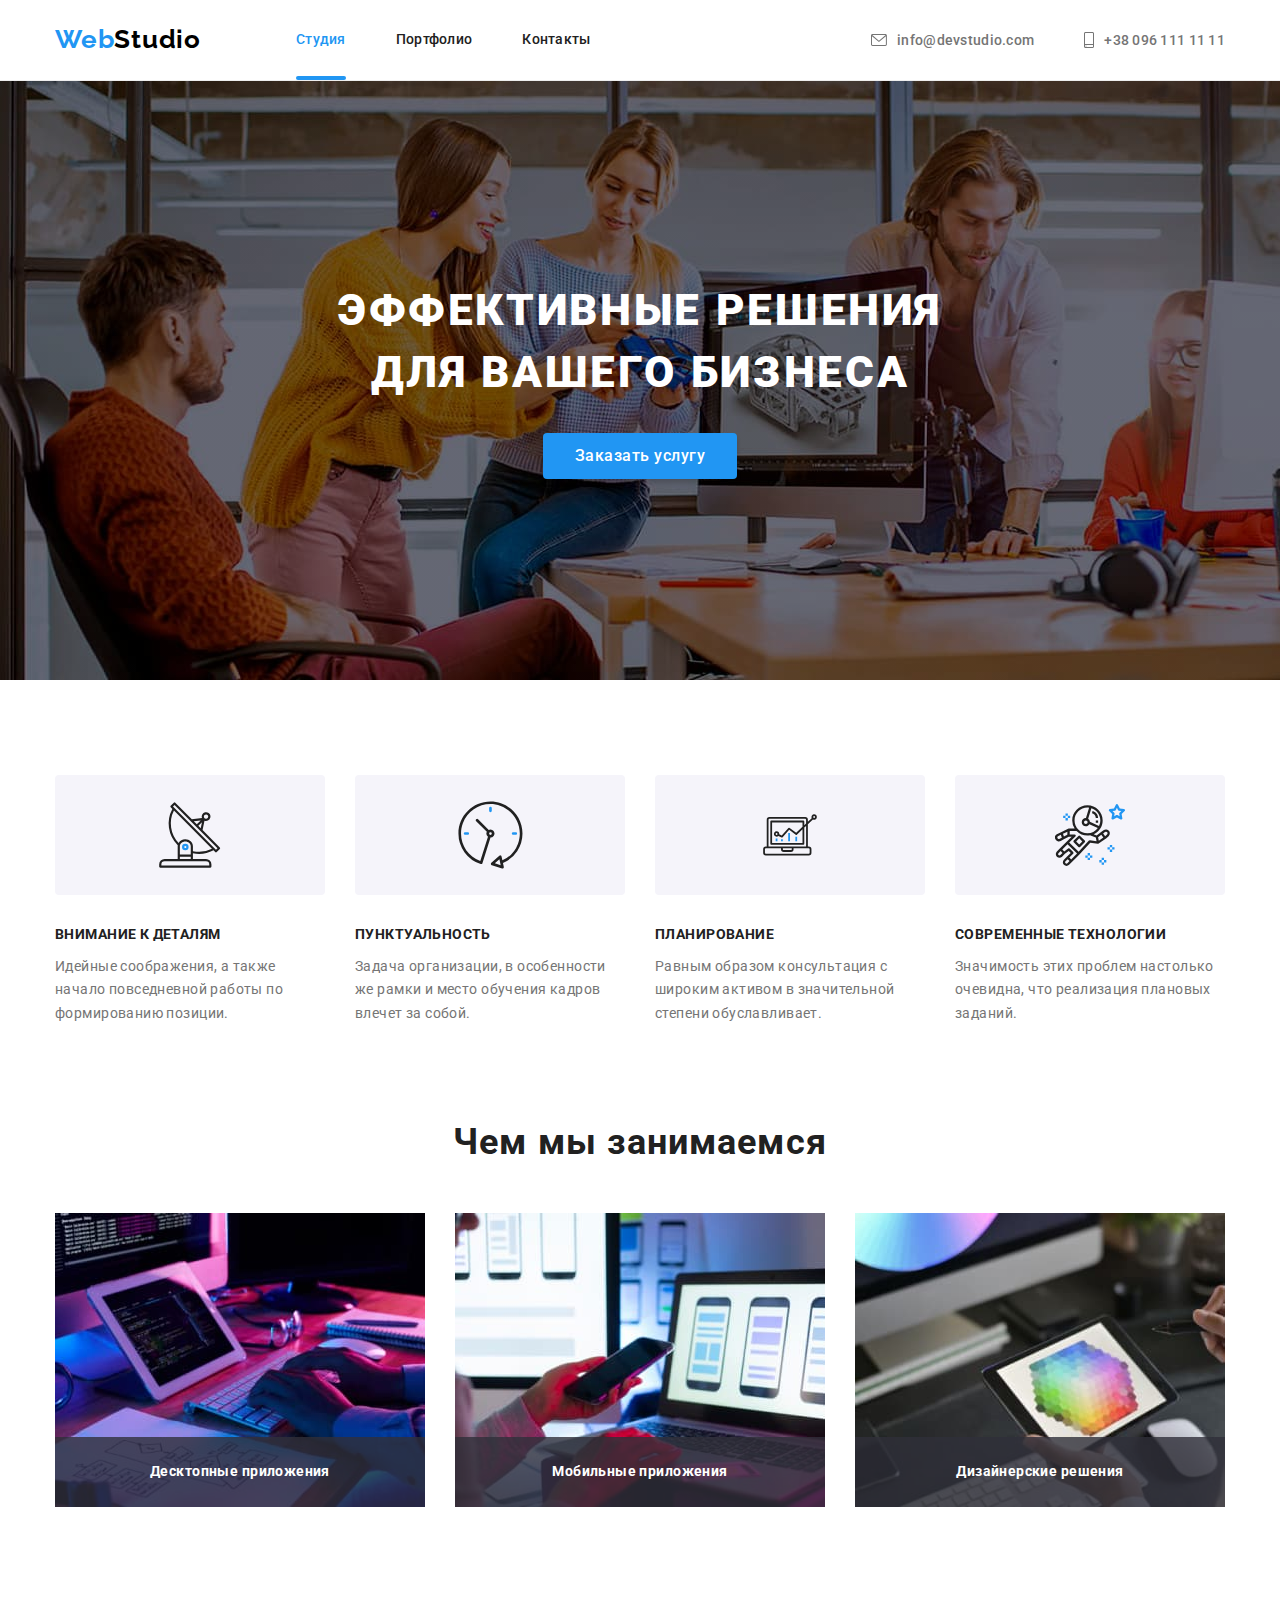
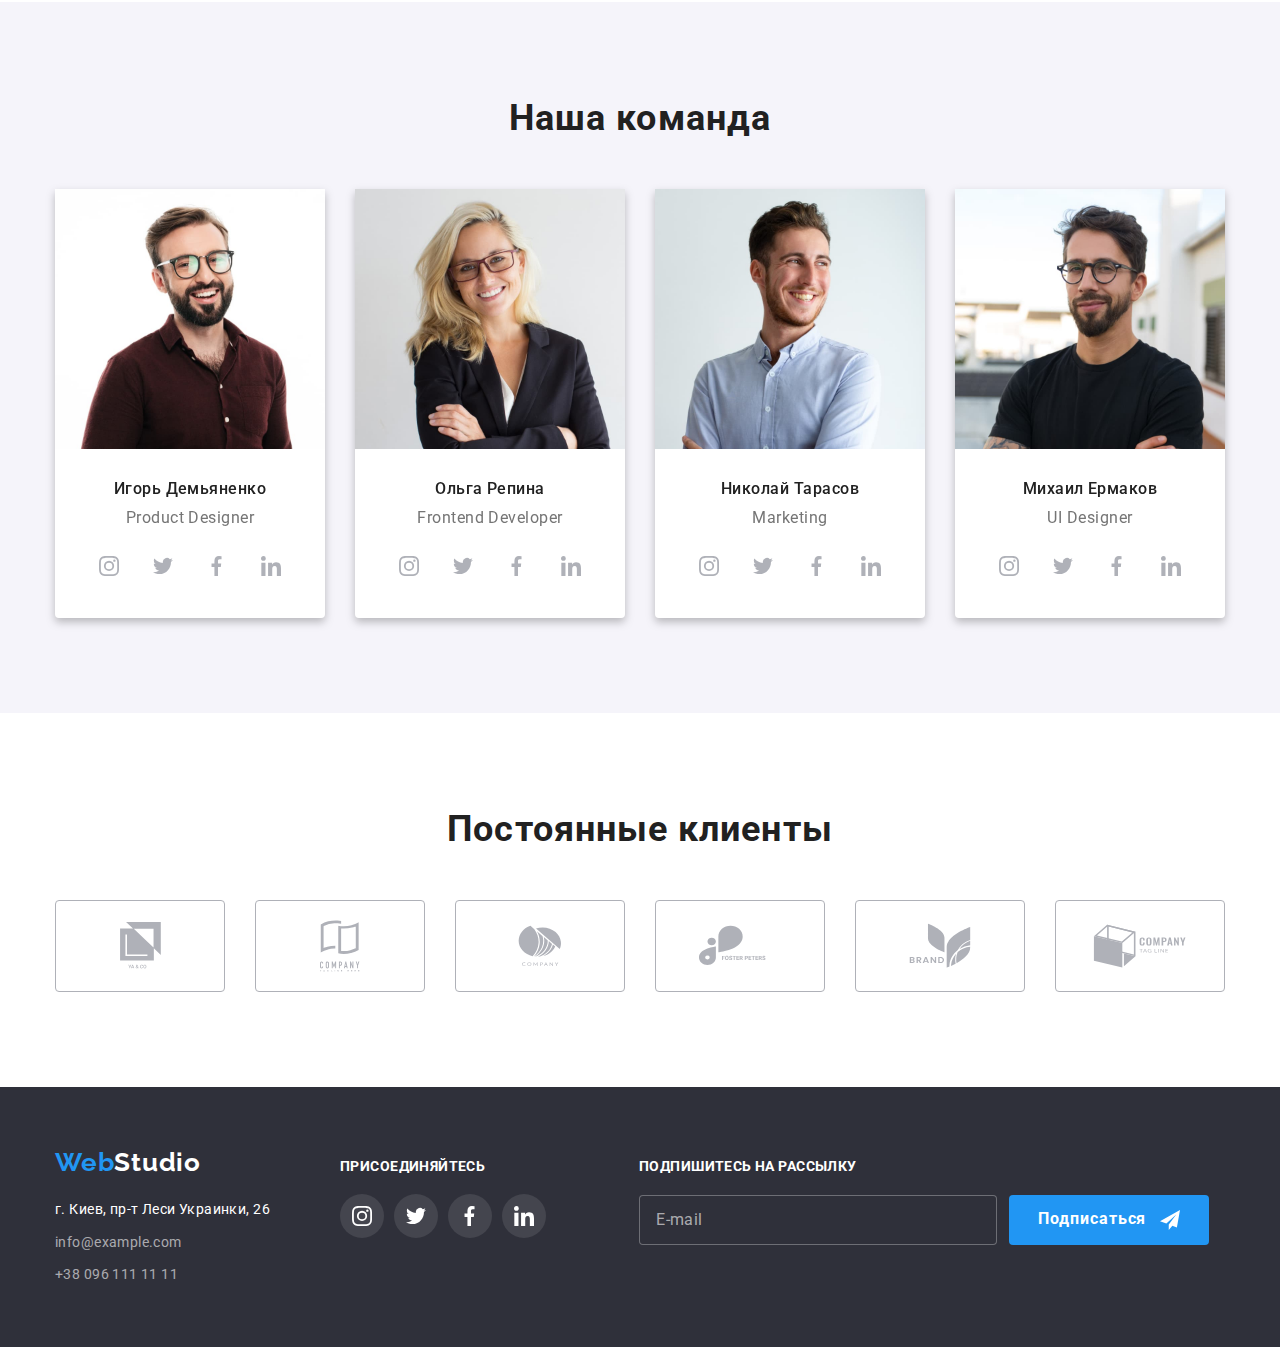
<file: index.html>
<!DOCTYPE html>
<html lang="ru">

<head>
  <meta charset="UTF-8" />
  <meta http-equiv="X-UA-Compatible" content="IE=edge" />
  <meta name="viewport" content="width=device-width, initial-scale=1.0" />
  <title>Document</title>
  <link rel="preconnect" href="https://fonts.googleapis.com" />
  <link rel="preconnect" href="https://fonts.gstatic.com" crossorigin />
  <link href="https://fonts.googleapis.com/css2?family=Raleway:wght@700&family=Roboto:wght@400;500;700;900&display=swap"
    rel="stylesheet" />
  <link rel="stylesheet"
    href="https://cdnjs.cloudflare.com/ajax/libs/modern-normalize/1.1.0/modern-normalize.min.css" />
  <link rel="stylesheet" href="./css/styles.css" />
</head>

<body>
  <!-- верхняя линия -->
  <header class="header-decor">
    <div class="container min">
      <nav class="main-nav">
        <a href="" class="logo"><span class="web">Web</span>Studio</a>
        <ul class="site-nav list">
          <li class="item"><a href="./index.html" class="link current menu-link">Студия</a></li>
          <li class="item">
            <a href="./portfolio.html" class="link menu-link">Портфолио</a>
          </li>
          <li class="item"><a href="" class="link menu-link">Контакты</a></li>
        </ul>
      </nav>

      <ul class="auth-nav list">

        <li class="item tester">
          <a href="info@devstudio.com" class="info-nav">
            <svg class="nav-envelope hed-icon" width="16px" height="12px">
              <use href="./images/icons.svg.svg#icon-envelope"></use>
            </svg>info@devstudio.com</a>
        </li>
        <li class="item tester">
          <a href="+380961111111" class="info-nav">
            <svg class="nav-smartphone hed-icon" width="10px" height="16px">
              <use href="./images/icons.svg.svg#icon-smartphone"></use>
            </svg>+38 096 111 11 11</a>
        </li>
      </ul>
    </div>
  </header>
  <main class="tester">
    <!-- шапка -->

    <section class="heroes">
      <div class="heroes-frame">
        <h1 class="header">
          Эффективные решения <br />
          для вашего бизнеса
        </h1>

        <button type="button" class="button primary button-man" data-modal-open>
          Заказать услугу
        </button>
      </div>
    </section>

    <!-- особенности -->
    <section class="section">
      <div class="container">
        <h2 class="section-title secret">Особенности</h2>
        <ul class="special-title list speciality-blok">

          <li class="indent-benefitc">
            <div class="indent-decor">
              <svg width="65.32px" height="70px" class="decor">
                <use href="./images/icons.svg.svg#icon-antenna"></use>
              </svg>
            </div>
            <h3 class="indent">Внимание к деталям</h3>
            <p class="benefits">
              Идейные соображения, а также начало повседневной работы по
              формированию позиции.
            </p>
          </li>

          <li class="indent-benefitc">
            <div class="indent-decor">
              <svg width="66.96px" height="70px" class="decor">
                <use href="./images/icons.svg.svg#icon-clock"></use>
              </svg>
            </div>
            <h3 class="indent">Пунктуальность</h3>
            <p class="benefits">
              Задача организации, в особенности же рамки и место обучения
              кадров влечет за собой.
            </p>
          </li>

          <li class="indent-benefitc">
            <div class="indent-decor">
              <svg width="70px" height="53.69px" class="decor diagram">
                <use href="./images/icons.svg.svg#icon-diagram"></use>
              </svg>
            </div>
            <h3 class="indent">Планирование</h3>
            <p class="benefits">
              Равным образом консультация с широким активом в значительной
              степени обуславливает.
            </p>
          </li>

          <li class="indent-benefitc">
            <div class="indent-decor">
              <svg width="70px" height="70px" class="decor">
                <use href="./images/icons.svg.svg#icon-astronaut"></use>
              </svg>
            </div>
            <h3 class="indent">Современные технологии</h3>
            <p class="benefits">
              Значимость этих проблем настолько очевидна, что реализация
              плановых заданий.
            </p>
          </li>
        </ul>
      </div>
    </section>
    <!-- чем мы занимаемся -->
    <section class="work-blok">
      <div class="container">
        <h2 class="section-work">Чем мы занимаемся</h2>
        <ul class="work list">
          <li class="work-img">
            <div class="work-img-text">
              <img src="images/box1.jpg" alt="процес работы" width="370" />

              <div class="imj-text-fon">
                <p class="img-text">Десктопные приложения</p>
              </div>
            </div>
          </li>

          <li class="work-img">
            <div class="work-img-text">
              <img src="images/bo2.jpg" alt="процес работы" width="370" />

              <div class="imj-text-fon">
                <p class="img-text">Мобильные приложения</p>
              </div>
            </div>
          </li>

          <li class="work-img">
            <div class="work-img-text">
              <img src="images/bo3.jpg" alt="процес работы" width="370" />

              <div class="imj-text-fon">
                <p class="img-text">Дизайнерские решения</p>
              </div>
            </div>
          </li>
        </ul>
      </div>
    </section>
    <!-- наша команда -->
    <section class="sek-test section">
      <div class="container">
        <h2 class="section-work">Наша команда</h2>
        <ul class="staff list">
          <li class="staff-work">
            <img src="images/img.jpg" alt="фото сотрудника" width="270" />
            <div class="works">
              <h3 class="employee">Игорь Демьяненко</h3>
              <p class="speciality" lang="en">Product Designer</p>

              <ul class="social-media">
                <li class="social-item">
                  <a href="" class="media">
                    <svg width="20px" height="20px" class="social">
                      <use href="./images/icons.svg.svg#icon-instagram"></use>
                    </svg>
                  </a>
                </li>

                <li class="social-item">
                  <a href="" class="media">
                    <svg width="20px" height="20px" class="social">
                      <use href="./images/icons.svg.svg#icon-twitter"></use>
                    </svg>
                  </a>
                </li>

                <li class="social-item">
                  <a href="" class="media">
                    <svg width="20px" height="20px" class="social">
                      <use href="./images/icons.svg.svg#icon-facebook"></use>
                    </svg>
                  </a>
                </li>

                <li class="social-item">
                  <a href="" class="media">
                    <svg width="20px" height="20px" class="social">
                      <use class="tester" href="./images/icons.svg.svg#icon-linkedin"></use>
                    </svg>
                  </a>
                </li>
              </ul>
            </div>
          </li>

          <li class="staff-work">
            <img src="images/img1.jpg" alt="фото сотрудника" width="270" />
            <div class="works">
              <h3 class="employee">Ольга Репина</h3>
              <p class="speciality" lang="en">Frontend Developer</p>
              <ul class="social-media">
                <li class="social-item">
                  <a href="" class="media">
                    <svg width="20px" height="20px" class="social">
                      <use href="./images/icons.svg.svg#icon-instagram"></use>
                    </svg>
                  </a>
                </li>

                <li class="social-item">
                  <a href="" class="media">
                    <svg width="20px" height="20px" class="social">
                      <use href="./images/icons.svg.svg#icon-twitter"></use>
                    </svg>
                  </a>
                </li>

                <li class="social-item">
                  <a href="" class="media">
                    <svg width="20px" height="20px" class="social">
                      <use href="./images/icons.svg.svg#icon-facebook"></use>
                    </svg>
                  </a>
                </li>

                <li class="social-item">
                  <a href="" class="media">
                    <svg width="20px" height="20px" class="social">
                      <use class="tester" href="./images/icons.svg.svg#icon-linkedin"></use>
                    </svg>
                  </a>
                </li>
              </ul>
            </div>
          </li>

          <li class="staff-work">
            <img src="images/img2.jpg" alt="фото сотрудника" width="270" />
            <div class="works">
              <h3 class="employee">Николай Тарасов</h3>
              <p class="speciality" lang="en">Marketing</p>
              <ul class="social-media">
                <li class="social-item">
                  <a href="" class="media">
                    <svg width="20px" height="20px" class="social">
                      <use href="./images/icons.svg.svg#icon-instagram"></use>
                    </svg>
                  </a>
                </li>

                <li class="social-item">
                  <a href="" class="media">
                    <svg width="20px" height="20px" class="social">
                      <use href="./images/icons.svg.svg#icon-twitter"></use>
                    </svg>
                  </a>
                </li>

                <li class="social-item">
                  <a href="" class="media">
                    <svg width="20px" height="20px" class="social">
                      <use href="./images/icons.svg.svg#icon-facebook"></use>
                    </svg>
                  </a>
                </li>

                <li class="social-item">
                  <a href="" class="media">
                    <svg width="20px" height="20px" class="social">
                      <use class="tester" href="./images/icons.svg.svg#icon-linkedin"></use>
                    </svg>
                  </a>
                </li>
              </ul>
            </div>
          </li>

          <li class="staff-work">
            <img src="images/img3.jpg" alt="фото сотрудника" width="270" />
            <div class="works">
              <h3 class="employee">Михаил Ермаков</h3>
              <p class="speciality" lang="en">UI Designer</p>
              <ul class="social-media">
                <li class="social-item">
                  <a href="" class="media">
                    <svg width="20px" height="20px" class="social">
                      <use href="./images/icons.svg.svg#icon-instagram"></use>
                    </svg>
                  </a>
                </li>

                <li class="social-item">
                  <a href="" class="media">
                    <svg width="20px" height="20px" class="social">
                      <use href="./images/icons.svg.svg#icon-twitter"></use>
                    </svg>
                  </a>
                </li>

                <li class="social-item">
                  <a href="" class="media">
                    <svg width="20px" height="20px" class="social">
                      <use href="./images/icons.svg.svg#icon-facebook"></use>
                    </svg>
                  </a>
                </li>

                <li class="social-item">
                  <a href="" class="media">
                    <svg width="20px" height="20px" class="social">
                      <use class="tester" href="./images/icons.svg.svg#icon-linkedin"></use>
                    </svg>
                  </a>
                </li>
              </ul>
            </div>
          </li>
        </ul>
      </div>
    </section>
  </main>
  <section class="section">
    <div class="container">
      <h2 class="section-clients">Постоянные клиенты</h2>
      <ul class="box-clients">
        <li class="clients">
          <a href="" class="clients-group">
            <svg width="41px" height="46.7px" class="customers ">
              <use href="./images/icons.svg.svg#icon-group"></use>
            </svg>
          </a>
        </li>
        <li class="clients">
          <a href="" class="clients-group">
            <svg width="40px" height="52px" class="customers">
              <use href="./images/icons.svg.svg#icon-group1"></use>
            </svg>
          </a>
        </li>
        <li class="clients">
          <a href="" class="clients-group">
            <svg width="43.46px" height="41.18px" class="customers">
              <use href="./images/icons.svg.svg#icon-group2"></use>
            </svg>
          </a>
        </li>
        <li class="clients">
          <a href="" class="clients-group">
            <svg width="84.44px" height="40.62px" class="customers">
              <use href="./images/icons.svg.svg#icon-group3"></use>
            </svg>
          </a>
        </li>
        <li class="clients">
          <a href="" class="clients-group">
            <svg width="62.54px" height="45.43px" class="customers">
              <use href="./images/icons.svg.svg#icon-group4"></use>
            </svg>
          </a>
        </li>
        <li class="clients">
          <a href="" class="clients-group">
            <svg width="93.79px" height="43.93px" class="customers">
              <use href="./images/icons.svg.svg#icon-group5"></use>
            </svg>
          </a>
        </li>
      </ul>
    </div>
  </section>
  <!-- футер -->
  <footer class="footer-box">
    <div class="container conteainer-footer">
      <div class="address-footer">
        <a class="logo footer-logo" href=""><span class="web">Web</span>Studio</a>
        <address style="font-style: normal;">
          <ul class="footer-nav list">
            <li class="auth-info">
              <a href="" class="auth footer">г. Киев, пр-т Леси Украинки, 26</a>
            </li>
            <li class="auth-info">
              <a href="info@example.com" class="info footer">info@example.com</a>
            </li>
            <li class="auth-info">
              <a href="+380961111111" class="info footer">+38 096 111 11 11</a>
            </li>
          </ul>
        </address>
      </div>


      <div class="footer-media">
        <h2 class="strong-media">присоединяйтесь</h2>
        <ul class="social-footer">
          <li class="social-item">
            <a href="" class="media footer-icon">
              <svg class="social footer-svg" width="20px" height="20px">
                <use href="./images/icons.svg.svg#icon-instagram"></use>
              </svg>
            </a>
          </li>
          <li class="social-item">
            <a href="" class="media footer-icon">
              <svg class="social footer-svg" width="20px" height="20px">
                <use href="./images/icons.svg.svg#icon-twitter"></use>
              </svg>
            </a>
          </li>
          <li class="social-item">
            <a href="" class="media footer-icon">
              <svg class="social footer-svg" width="20px" height="20px">
                <use href="./images/icons.svg.svg#icon-facebook"></use>
              </svg>
            </a>
          </li>
          <li class="social-item">
            <a href="" class="media footer-icon">
              <svg class="social footer-svg" width="20px" height="20px">
                <use href="./images/icons.svg.svg#icon-linkedin"></use>
              </svg>
            </a>
          </li>
        </ul>
      </div>
      <div class="subscription">
        <label for="email" class="subscription-label">Подпишитесь на рассылку</label>
        <input class="subscription-input" placeholder="E-mail" type="email" name="email" id="email">

        <button class="button-modal button-submit" type="submit">Подписаться

          <svg class="send-icons" width="20px" height="20px">
            <use href="./images/icons.svg.svg#icon-send"></use>
          </svg>

        </button>
      </div>
    </div>
  </footer>
  <!-- модальное окно -->
  <div class="backdrop is-hidden" data-modal>
    <div class="modal">
      <button type="button" class="modal-close" data-modal-close>
        <svg width="18px" height="18px">
          <use href="./images/icons.svg.svg#icon-buttonx"></use>
        </svg>
      </button>
      <div class="modal-sign">
        <h2>Оставьте свои данные, мы вам перезвоним</h2>
        <form class="form">
          <div class="form-field">
            <label for="name" class="form-label">Имя</label>
            <input type="text" class="form-input" name="name" id="name">
            <svg class="icons-form" width="18px" height="18px">
              <use href="./images/icons.svg.svg#icon-person"></use>
            </svg>

          </div>

          <div class="form-field">
            <label for="tel" class="form-label">Телефон</label>
            <input type="tel" class="form-input" name="tel" id="tel">
            <svg class="icons-form" width="18px" height="18px">
              <use href="./images/icons.svg.svg#icon-phone"></use>
            </svg>
          </div>

          <div class="form-field">
            <label for="email" class="form-label">Почта</label>
            <input type="email" class="form-input" name="email" id="email-form">
            <svg class="icons-form" width="18px" height="18px">
              <use href="./images/icons.svg.svg#icon-email"></use>
            </svg>
          </div>
          <div class="form-field">
            <label for="comment">Комментарий</label>
            <textarea name="comment" id="comment" cols="100" placeholder="Введите текст"></textarea>
          </div>
          <div class="checkbox-conditions">
            <input class="checkbox" type="checkbox" value="conditions" name="checkbox" id="conditions">

            <label for="conditions" class="tex-conditions">Соглашаюсь с рассылкой и принимаю
              <a href="" class="treaty-conditions">Условия договора</a>
            </label>
          </div>

          <div class="butt"> <button type="submit" class="button-modal">Отправить</button></div>

        </form>
      </div>
    </div>
  </div>
  <script src="./js/modal.js"></script>
</body>

</html>
</file>
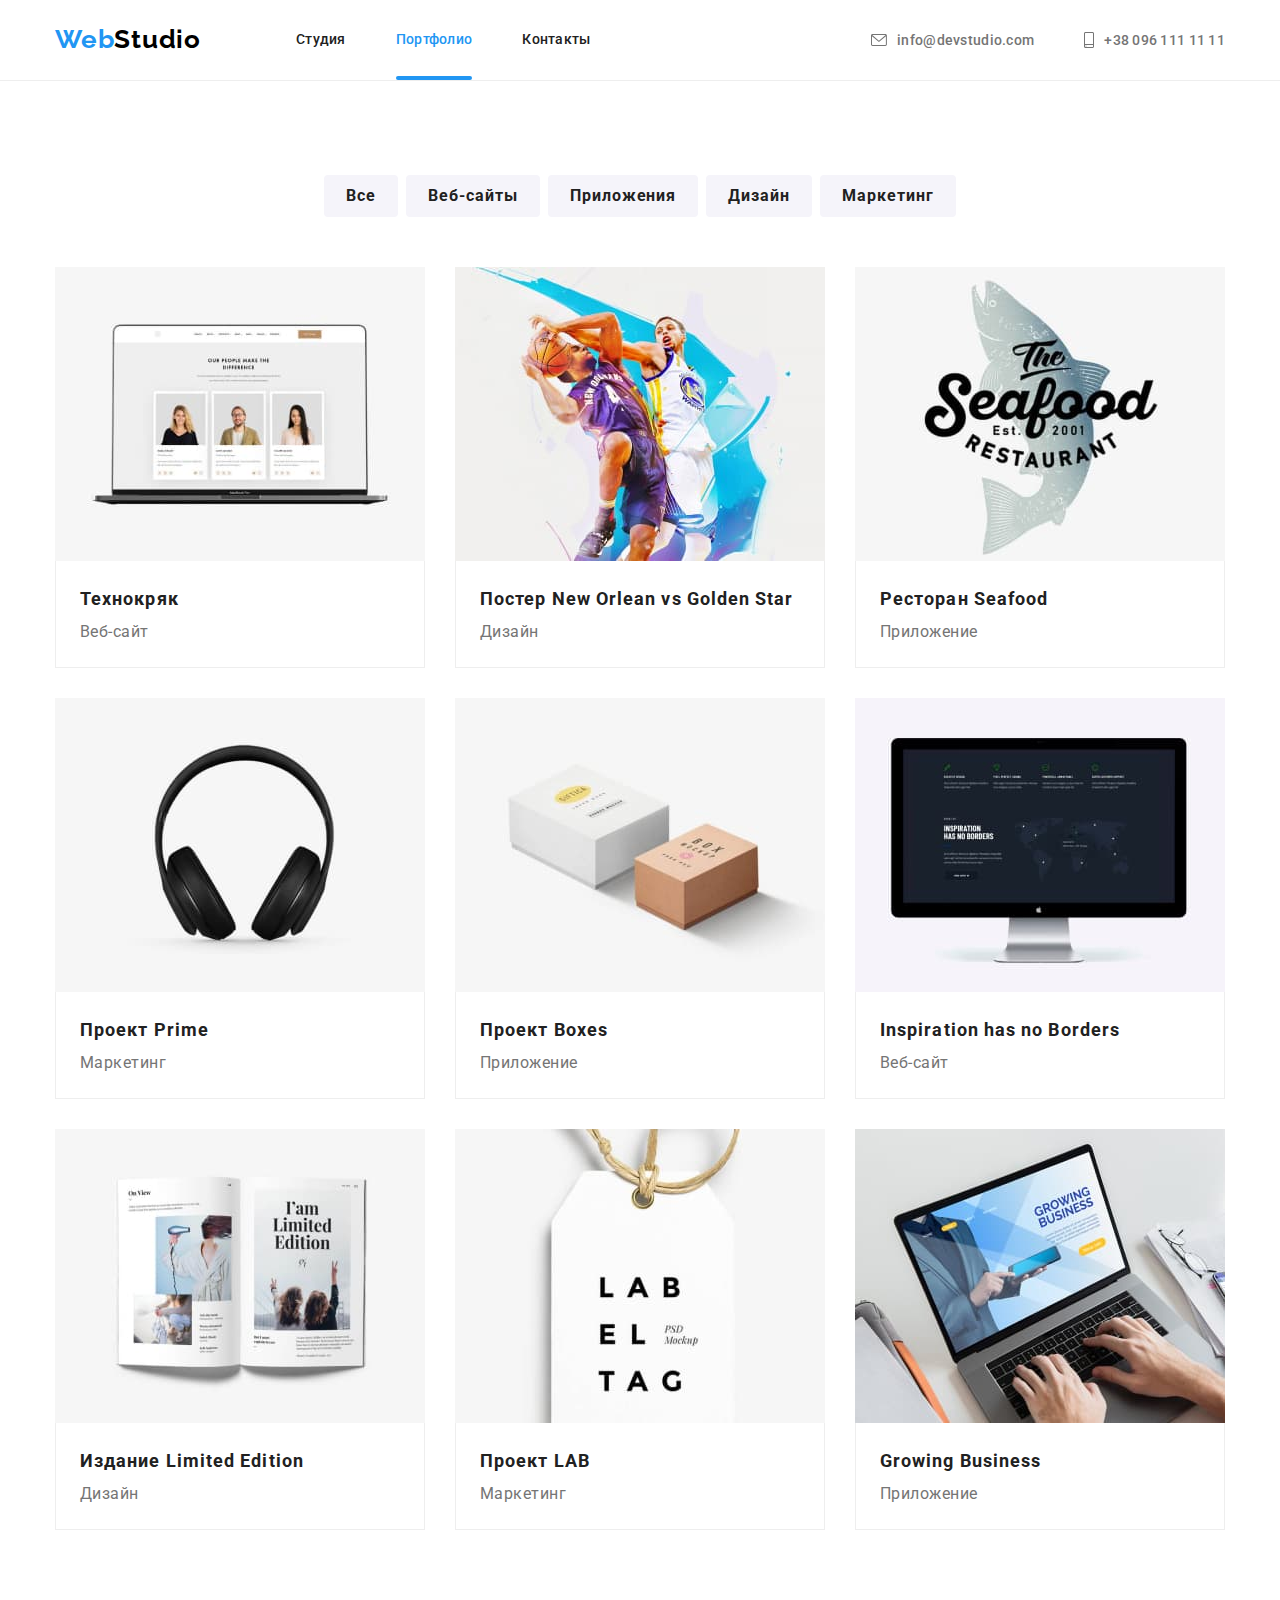
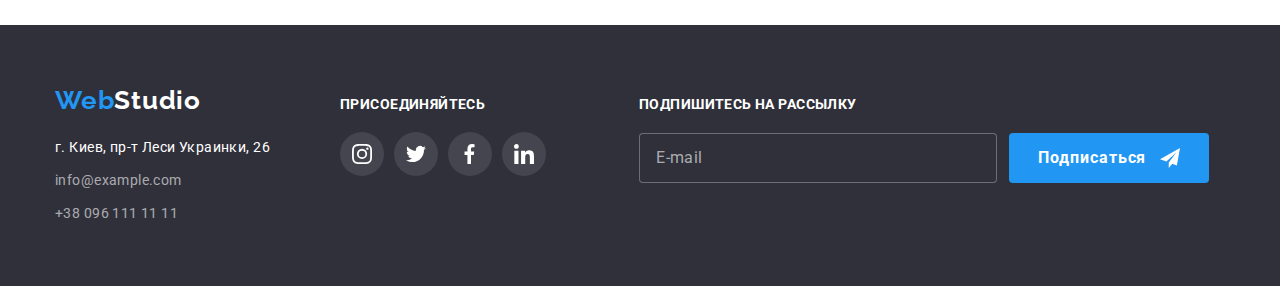
<file: portfolio.html>
<!DOCTYPE html>
<html lang="ru">

<head>
  <meta charset="UTF-8" />
  <meta http-equiv="X-UA-Compatible" content="IE=edge" />
  <meta name="viewport" content="width=device-width, initial-scale=1.0" />
  <title>Document</title>
  <link rel="preconnect" href="https://fonts.googleapis.com" />
  <link rel="preconnect" href="https://fonts.gstatic.com" crossorigin />
  <link href="https://fonts.googleapis.com/css2?family=Raleway:wght@700&family=Roboto:wght@400;500;700;900&display=swap"
    rel="stylesheet" />
  <link rel="stylesheet"
    href="https://cdnjs.cloudflare.com/ajax/libs/modern-normalize/1.1.0/modern-normalize.min.css" />
  <link rel="stylesheet" href="./css/styles.css" />
</head>

<body>
  <!-- верхняя линия -->
  <header class="header-decor">
    <div class="container min">
      <nav class="main-nav">
        <a href="" class="logo"><span class="web">Web</span>Studio</a>
        <ul class="site-nav list">
          <li class="item"><a href="./index.html" class="link  menu-link">Студия</a></li>
          <li class="item"><a href="./portfolio.html" class="link current menu-link">Портфолио</a>
          </li>
          <li class="item"><a href="" class="link menu-link">Контакты</a></li>
        </ul>
      </nav>

      <ul class="auth-nav list">

        <li class="item">
          <a href="info@devstudio.com" class="info-nav">
            <svg class="nav-envelope hed-icon" width="16px" height="12px">
              <use href="./images/icons.svg.svg#icon-envelope"></use>
            </svg>info@devstudio.com</a>
        </li>
        <li class="item">
          <a href="+380961111111" class="info-nav">
            <svg class="nav-smartphone hed-icon" width="10px" height="16px">
              <use href="./images/icons.svg.svg#icon-smartphone"></use>
            </svg>+38 096 111 11 11</a>
        </li>
      </ul>
    </div>
  </header>
  <!-- проекти -->
  <main>
    <section class="section-project">
      <div class="container">
        <h1 class="secret">Проекти компании</h1>
        <!-- фильтер -->
        <div class="">
          <ul class="filter list">
            <li class="item">
              <button type="button" class=" filter-button">Все</button>
            </li>
            <li class="item">
              <button type="button" class=" filter-button">
                Веб-сайты
              </button>
            </li>
            <li class="item">
              <button type="button" class=" filter-button">
                Приложения
              </button>
            </li>
            <li class="item">
              <button type="button" class=" filter-button">
                Дизайн
              </button>
            </li>
            <li class="item">
              <button type="button" class=" filter-button">
                Маркетинг
              </button>
            </li>
          </ul>
        </div>

        <ul class="project list">
          <li class="cards">

            <a href="#" class="dec-non cards-foc">
              <div class="cards-effect">
                <img src="images/img4.jpg" alt="пример веб сайта" width="370" />
                <div class="cards-text-box">

                  <p class="text-cards">Ресурс предлагает комплексные предложения с разным уровнем функционала и
                    сервисов. Все это позволит посетителю получить исчерпывающие сведения о компании или частном лице.
                  </p>

                </div>

              </div>
              <div class="cards-border">
                <h2 class="project-title">Технокряк</h2>
                <p class="description">Веб-сайт</p>
              </div>
            </a>
          </li>

          <li class="cards">
            <a href="#" class="dec-non cards-foc">
              <div class="cards-effect">
                <img src="images/img5.jpg" alt="пример веб сайта" width="370" />
                <div class="cards-text-box">

                  <p class="text-cards">Ресурс предлагает комплексные предложения с разным уровнем функционала и
                    сервисов. Все это позволит посетителю получить исчерпывающие сведения о компании или частном лице.
                  </p>

                </div>

              </div>

              <div class="cards-border">
                <h2 class="project-title">
                  Постер <span lang="en"> New Orlean vs Golden Star</span>
                </h2>
                <p class="description">Дизайн</p>
              </div>
            </a>
          </li>
          <li class="cards">
            <a href="#" class="dec-non cards-foc">
              <div class="cards-effect">
                <img src="images/seafood.jpg" alt="пример веб сайта" width="370" />
                <div class="cards-text-box">

                  <p class="text-cards">Ресурс предлагает комплексные предложения с разным уровнем функционала и
                    сервисов. Все это позволит посетителю получить исчерпывающие сведения о компании или частном лице.
                  </p>

                </div>

              </div>
              <div class="cards-border">
                <h2 class="project-title">
                  Ресторан <span lang="en">Seafood</span>
                </h2>
                <p class="description">Приложение</p>
              </div>
            </a>
          </li>
          <li class="cards">
            <a href="#" class="dec-non cards-foc">
              <div class="cards-effect">
                <img src="images/img7.jpg" alt="пример веб сайта" width="370" />
                <div class="cards-text-box">

                  <p class="text-cards">Ресурс предлагает комплексные предложения с разным уровнем функционала и
                    сервисов. Все это позволит посетителю получить исчерпывающие сведения о компании или частном лице.
                  </p>

                </div>

              </div>
              <div class="cards-border">

                <h2 class="project-title">
                  Проект <span lang="en">Prime</span>
                </h2>
                <p class="description">Маркетинг</p>
              </div>
            </a>
          </li>
          <li class="cards">
            <a href="#" class="dec-non cards-foc">
              <div class="cards-effect">

                <img src="images/img8.jpg" alt="пример веб сайта" width="370" />
                <div class="cards-text-box">

                  <p class="text-cards">Ресурс предлагает комплексные предложения с разным уровнем функционала и
                    сервисов. Все это позволит посетителю получить исчерпывающие сведения о компании или частном лице.
                  </p>

                </div>

              </div>
              <div class="cards-border">
                <h2 class="project-title">
                  Проект <span lang="en">Boxes</span>
                </h2>
                <p class="description">Приложение</p>
              </div>
            </a>
          </li>
          <li class="cards">
            <a href="#" class="dec-non cards-foc">
              <div class="cards-effect">
                <img src="images/img9.jpg" alt="пример веб сайта" width="370" />
                <div class="cards-text-box">

                  <p class="text-cards">Ресурс предлагает комплексные предложения с разным уровнем функционала и
                    сервисов. Все это позволит посетителю получить исчерпывающие сведения о компании или частном лице.
                  </p>

                </div>

              </div>
              <div class="cards-border">
                <h2 class="project-title" lang="en">
                  Inspiration has no Borders
                </h2>
                <p class="description">Веб-сайт</p>
              </div>
            </a>
          </li>
          <li class="cards">
            <a href="#" class="dec-non cards-foc">
              <div class="cards-effect">
                <img src="images/img10.jpg" alt="пример веб сайта" width="370" />
                <div class="cards-text-box">

                  <p class="text-cards">Ресурс предлагает комплексные предложения с разным уровнем функционала и
                    сервисов. Все это позволит посетителю получить исчерпывающие сведения о компании или частном лице.
                  </p>

                </div>

              </div>
              <div class="cards-border">
                <h2 class="project-title">
                  Издание <span lang="en">Limited Edition</span>
                </h2>
                <p class="description">Дизайн</p>
              </div>
            </a>
          </li>
          <li class="cards">
            <a href="#" class="dec-non cards-foc">
              <div class="cards-effect">
                <img src="images/img11.jpg" alt="пример веб сайта" width="370" />
                <div class="cards-text-box">

                  <p class="text-cards">Ресурс предлагает комплексные предложения с разным уровнем функционала и
                    сервисов. Все это позволит посетителю получить исчерпывающие сведения о компании или частном лице.
                  </p>

                </div>

              </div>
              <div class="cards-border">
                <h2 class="project-title">
                  Проект <span lang="en">LAB</span>
                </h2>
                <p class="description">Маркетинг</p>
              </div>
            </a>
          </li>
          <li class="cards">
            <a href="#" class="dec-non cards-foc">
              <div class="cards-effect">
                <img src="images/img12.jpg" alt="пример веб сайта" width="370" />
                <div class="cards-text-box">

                  <p class="text-cards">Ресурс предлагает комплексные предложения с разным уровнем функционала и
                    сервисов. Все это позволит посетителю получить исчерпывающие сведения о компании или частном лице.
                  </p>

                </div>

              </div>
              <div class="cards-border">
                <h2 class="project-title" lang="en">Growing Business</h2>
                <p class="description">Приложение</p>
              </div>
            </a>
          </li>
        </ul>
      </div>
    </section>
  </main>
  <!-- футер -->

  <footer class="footer-box">
    <div class="container conteainer-footer">
      <div class="address-footer">
        <a class="logo footer-logo" href=""><span class="web">Web</span>Studio</a>
        <address style="font-style: normal;">
          <ul class="footer-nav list">
            <li class="auth-info">
              <a href="" class="auth footer">г. Киев, пр-т Леси Украинки, 26</a>
            </li>
            <li class="auth-info">
              <a href="info@example.com" class="info footer">info@example.com</a>
            </li>
            <li class="auth-info">
              <a href="+380961111111" class="info footer">+38 096 111 11 11</a>
            </li>
          </ul>
        </address>
      </div>


      <div class="footer-media">
        <h2 class="strong-media">присоединяйтесь</h2>
        <ul class="social-footer">
          <li class="social-item">
            <a href="" class="media footer-icon">
              <svg class="social footer-svg" width="20px" height="20px">
                <use href="./images/icons.svg.svg#icon-instagram"></use>
              </svg>
            </a>
          </li>
          <li class="social-item">
            <a href="" class="media footer-icon">
              <svg class="social footer-svg" width="20px" height="20px">
                <use href="./images/icons.svg.svg#icon-twitter"></use>
              </svg>
            </a>
          </li>
          <li class="social-item">
            <a href="" class="media footer-icon">
              <svg class="social footer-svg" width="20px" height="20px">
                <use href="./images/icons.svg.svg#icon-facebook"></use>
              </svg>
            </a>
          </li>
          <li class="social-item">
            <a href="" class="media footer-icon">
              <svg class="social footer-svg" width="20px" height="20px">
                <use href="./images/icons.svg.svg#icon-linkedin"></use>
              </svg>
            </a>
          </li>
        </ul>
      </div>
      <div class="subscription">
        <label for="email" class="subscription-label">Подпишитесь на рассылку</label>
        <input class="subscription-input" placeholder="E-mail" type="email" name="email" id="email">

        <button class="button-modal button-submit" type="submit">Подписаться

          <svg class="send-icons" width="20px" height="20px">
            <use href="./images/icons.svg.svg#icon-send"></use>
          </svg>

        </button>
      </div>
    </div>
  </footer>
</body>

</html>
</file>
<file: css/styles.css>
/* цвет основного текста rgba(117, 117, 117, 1) */
/* вторичный цвет текста  rgba(33, 33, 33, 1);*/
/*цвет адресса rgba(255, 255, 255, 0.6)  */
/* белый #FFFFFF  */
/* акцент rgba(33, 150, 243, 1) */
/* вторичный цвет фона rgba(47, 48, 58, 1) */
/* цвет фона3 rgba(245, 244, 250, 1) */
:root {
  --primary-text-color: rgba(117, 117, 117, 1);
  --title-text-color: rgba(33, 33, 33, 1);
  --foorer-text-color: rgba(255, 255, 255, 0.6);
  --accent-color: rgba(33, 150, 243, 1);
  --primary-white-color: #ffffff;
  --footer-address-color: rgba(255, 255, 255, 1);
  --primary-background-color: rgba(47, 48, 58, 1);
  --primary-button-color: rgba(245, 244, 250, 1);
  --color-hover-bootton: rgba(25, 170, 250);
  --portfolio-project-color: rgba(238, 238, 238, 1);
  --primary-icon-fill: rgba(175, 177, 184, 1);
  --primary-cards-color: rgba(33, 150, 243, 0.9);
  --transition: 250ms;
}

html {
  box-sizing: border-box;
}

*,
*::before,
*::after {
  box-sizing: inherit;
}

.list {
  list-style: none;
}

ul,
li,
a {
  list-style: none;
  padding: 0;
  margin: 0;
}

h1,
h2,
h3,
h4,
p {
  margin: 0;
  padding: 0;
}

.dec-non {
  text-decoration: none;
}

img {
  display: block;
}

body {
  padding-top: 80px;
  background-color: var(--primary-white-color);
  color: var(--primary-text-color);
  font-family: "Roboto", sans-serif;
  margin: 0;
}

/* !!!!!!!!КОНТЕЙНЕР!!!!!!!! */

/* .containr{
                   width:1200px ;
                   padding-left: 15px;
                   padding-right: 15px;
                   margin-left: auto;
                   margin-right: auto;

                 } */

/* розметка  */

.container {
  margin-left: auto;
  margin-right: auto;
  padding-left: 15px;
  padding-right: 15px;
  width: 1200px;

  /* outline: 2px solid tomato; */
}

/* модальное окно */
.backdrop {
  position: fixed;
  /* position: absolute; */
  top: 0;
  left: 0;
  width: 100%;
  height: 100%;
  background-color: rgba(0, 0, 0, 0.2);

  transition: opacity 500ms linear, visibility 500ms linear;
}

.modal {
  position: absolute;
  top: 50%;
  left: 50%;

  transform: translate(-50%, -50%);
  padding: 40px;
  min-width: 528px;
  min-height: 581px;
  border-radius: 4px;
  box-shadow: 0px 1px 3px rgba(0, 0, 0, 0.12), 0px 1px 1px rgba(0, 0, 0, 0.14), 0px 2px 1px rgba(0, 0, 0, 0.2);
  background-color: var(--primary-white-color);

  transform: translate(-50%, -50%);
  transition: transform var(--transition) linear;
}



.backdrop.is-hidden .modal {
transform: translate(-50%, -50%) scale(0) rotate(90deg);}



.butt {
  display: block;
  text-align: center;
}

.backdrop.is-hidden {
  visibility: hidden;
  opacity: 0;
  pointer-events: none; 
}



.modal-close {
  display: flex;
  align-items: center;
  position: absolute;
  cursor: pointer;
  right: 0;
  top: 0;
  margin: 8px;
  width: 30px;
  height: 30px;
  box-sizing: inherit;
  border-radius: 50%;
  background-color: var(--primary-white-color);
  border: 1px solid rgba(0, 0, 0, 0.1);

  transition-property: box-shadow fill;
  transition-duration: var(--transition);
  transition-timing-function: cubic-bezier(0.4, 0, 0.2, 1);
}

.modal-close:hover,
.modal-close:focus {
  box-shadow: 0px 4px 4px rgba(0, 0, 0, 0.25);
  fill: var(--accent-color);
}

.modal-sign h2 {
  font-weight: 700;
  font-size: 20px;
  margin-bottom: 12px;
  line-height: 1.15;
  letter-spacing: 0.03em;
  color: var(--title-text-color);
}

.modal-sign {
  align-items: center;
  justify-content: center;

}

.form {
  width: 448px;
  height: 342px;
}

.form-field {
  position: relative;
  display: flex;
  flex-direction: column;
  margin-top: 10px;
}

.form-field label {
  font-weight: 400;
  font-size: 12px;
  line-height: 1.16;
  margin-bottom: 4px;
  letter-spacing: 0.01em;

}

 :focus {
  outline: 0;
  outline-offset: 0;
}

.form-field input {
  padding: 12px 42px;
  height: 40px;
  border: 1px solid rgba(33, 33, 33, 0.2);
  border-radius: 4px;

  transition-property: border;
  transition-duration: var(--transition);
  transition-timing-function: cubic-bezier(0.4, 0, 0.2, 1);
}

.form-field input:focus {
  border: 1px solid var(--accent-color);
}

.form-field textarea {
  padding: 12px 16px;
  border: 1px solid rgba(33, 33, 33, 0.2);
  border-radius: 4px;

  transition-property: border;
  transition-duration: var(--transition);
  transition-timing-function: cubic-bezier(0.4, 0, 0.2, 1);
}

.form-field textarea:focus {
  border: 1px solid var(--accent-color);
}

.form-field ::placeholder {
  color: rgba(117, 117, 117, 0.5);
}

.form-field {
  position: relative;
}

.icons-form {
  position: absolute;
  top: 29px;
  ;
  left: 12px;

  transition-property: fill;
  transition-duration: var(--transition);
  transition-timing-function: cubic-bezier(0.4, 0, 0.2, 1);

}


.form-input:focus+.icons-form {
  fill: var(--accent-color);

}

.treaty-conditions {
  color: var(--accent-color);
}

textarea {
  resize: none;
  height: 120px;
}

.tex-conditions {
  font-weight: 400;
  font-size: 14px;
  line-height: 1.71;
  letter-spacing: 0.03em;
}

.checkbox-conditions {
  position: relative;
  display: flex;
  align-items: center;
  justify-content: center;
  margin-top: 27px;
  margin-bottom: 30px;
}

.checkbox {
  position: absolute;
  width: 1px;
  height: 1px;
  margin: -1px;
  border: 0;
  padding: 0;
  white-space: nowrap;
  clip-path: inset(100%);
  clip: rect(0 0 0 0);
  overflow: hidden;


  transition-property: border-color background-color;
  transition-duration: var(--transition);
  transition-timing-function: cubic-bezier(0.4, 0, 0.2, 1);
}

.checkbox:checked~.tex-conditions::before {
  border-color: var(--accent-color);
  background-color: var(--accent-color);
  background-image: url(../images/icon.check.svg);
  background-origin: content-box;

}



.tex-conditions::before {
  position: absolute;
  top: 50%;
  left: 0;
  transform: translateY(-60%);


  content: "";
  display: inline-block;
  width: 15px;
  height: 15px;
  border: 2px solid var(--title-text-color);
  border-radius: 4px;

}

.button-modal {
  border: none;
  box-sizing: border-box;
  font-weight: 700;
  font-size: 16px;
  line-height: 1.9;
  letter-spacing: 0.06em;
  align-items: center;
  text-align: center;
}

.button-modal {
  border-radius: 4px;
  border: none;
  padding: 6px 22px;
  cursor: pointer;
  width: 200px;
  height: 50px;
  text-align: center;
  color: var(--primary-white-color);
  background-color: var(--accent-color);

  transition-property: background-color box-shadow;
  transition-duration: var(--transition);
  transition-timing-function: cubic-bezier(0.4, 0, 0.2, 1);
}

.button-modal:hover,
.button-modal:focus {
  background-color: rgb(0, 110, 255);
  box-shadow: 0px 4px 4px rgba(0, 0, 0, 0.15);
}

.subscription {
  display: flex;
  flex-direction: column;
  position: relative;
  width: 570px;
  height: 86px;
}

.subscription-label {
  font-weight: 700;
  font-size: 14px;
  text-transform: uppercase;
  line-height: 1.14;
  letter-spacing: 0.03em;
  color: var(--primary-white-color);
  margin-bottom: 20px;
}

.subscription-input {
  padding: 15px 16px;
  border-radius: 4px;
  border: 1px solid rgba(255, 255, 255, 0.3);
  width: 358px;
  height: 50px;
  background-color: var(--primary-background-color);

  transition-property: border;
  transition-duration: var(--transition);
  transition-timing-function: cubic-bezier(0.4, 0, 0.2, 1);
}

.subscription-input:focus{
  border: 1px solid var(--accent-color);
}

.subscription-input::placeholder {
  font-weight: 400;
  font-size: 16px;
  line-height: 1.25;
  letter-spacing: 0.03em;
  color: var(--foorer-text-color);

}


.button-submit {
  display: flex;
  position: absolute;
  align-items: center;
  justify-content: space-around;
  right: 0;
  bottom: 0;
}

.send {
  display: flex;
  margin-left: 10px;
}

.send-icons {
  fill: var(--primary-white-color);
}




/* хедер */
.header-decor {
  position: fixed;
  width: 100%;
  top: 0;
  left: 0;
  z-index: 1;
  background-color: var(--primary-white-color);
}

.main-nav {
  display: flex;
  align-items: center;
}

.min {
  display: flex;
  align-items: center;
}

.header-decor {
  border-bottom: 1px solid #eeeeee;
}

/* ПРИМЕР УДАЛЕНИЯ КРАЙНИХ МАРДЖИНОВ */
/* .site-nav .item:not(:last-child ){
  margin-right: 50px;
  outline: 2px solid yellowgreen;
  background-color: blanchedalmond;
  
} */

/* .site-nav .item + .item{
  margin-left: 50px;
} */

.site-nav .item {
  margin-right: 50px;
  /* outline: 2px solid yellowgreen;
  background-color: blanchedalmond; */
}

.site-nav .item:last-child {
  margin-right: 0;
}

.site-nav .link {
  display: block;
  padding: 32px 0px;
}

.site-nav {
  margin: auto;
  margin-left: 95px;
  display: flex;
}

.auth-nav {
  margin-left: auto;
  display: flex;
  align-items: baseline;
}

.auth-nav .item+.item {
  margin-left: 50px;
}

.nav-smartphone {
  margin-bottom: -3px;

}

.nav-envelope {
  margin-bottom: -1px;
}

.menu-link {
  position: relative;
}


.current::after {
  content: "";
  position: absolute;
  left: 0;
  bottom: 0;
  display: block;
  width: 100%;
  height: 4px;
  border-radius: 2px;
  background-color: var(--accent-color);

}

.hed-icon {
  margin-right: 10px;
  fill: var(--primary-text-color);

  transition-property: fill;
  transition-duration: var(--transition);
  transition-timing-function: cubic-bezier(0.4, 0, 0.2, 1);

}

.info-nav:hover .hed-icon,
.info-nav:focus .hed-icon {
  fill: var(--accent-color);
}

.speciality-blok {
  display: flex;
  margin-bottom: 0;
  margin-top: 0;
}

.special-title .indent-benefitc:not(:last-child) {
  margin-right: 30px;
}

/* .benefits{
  
  border: 2px solid cyan;
} */

.indent {
  margin-top: 0;
  margin-bottom: 10px;
}

/* border: 2px solid cyan;
  } */
/* .special-title .indent{
   background-color: aqua;
 } */

.indent-benefitc {
  text-align: center;
  text-align: left;
}

.work-blok {
  padding-bottom: 95px;
}

.works {
  padding-top: 30px;
  padding-bottom: 30px;
}

.section-list {
  margin-left: auto;
  margin-right: auto;
  padding-left: 15px;
  padding-right: 15px;
  width: 1200px;
  /* outline:4px solid brown; */
}

.staff {
  margin-top: 0;
  margin-bottom: 0;
  text-align: center;
}

.social-media {
  display: flex;
  align-items: center;
  margin: auto;
  width: 206px;
}

.social {
  margin: auto;
  width: 20px;
  height: 20px;
  fill: var(--primary-icon-fill);

  transition-property: fill;
  transition-duration: var(--transition);
  transition-timing-function: cubic-bezier(0.4, 0, 0.2, 1);
}

.media:hover .social,
.media:focus .social {
  fill: var(--primary-white-color);
}

.media:hover,
.media:focus {
  background-color: var(--accent-color);
  filter: drop-shadow(0px 4px 4px rgba(0, 0, 0, 0.25));
}

.media {
  display: flex;
  width: 44px;
  height: 44px;
  border-radius: 50%;

  transition-property: background-color;
  transition-duration: var(--transition);
  transition-timing-function: cubic-bezier(0.4, 0, 0.2, 1);
}

.media a {
  width: 20px;
  height: 20px;
}

.social-item:not(:last-child) {
  margin-right: 10px;
}

.section {
  text-align: center;
  padding-top: 95px;
  padding-bottom: 95px;
}

.section-project {
  padding-top: 95px;
  padding-bottom: 95px;
}

.secret {
  position: absolute;
  width: 1px;
  height: 1px;
  margin: -1px;
  border: 0;
  padding: 0;
  white-space: nowrap;
  clip-path: inset(100%);
  clip: rect(0 0 0 0);
  overflow: hidden;
}

.filter-button {
  border-radius: 4px;
  border: none;
  padding: 10px 32px;
  box-sizing: border-box;
  font-weight: 700;
  font-size: 16px;
  line-height: 1.9;
  letter-spacing: 0.06em;
  align-items: center;
  text-align: center;
}


.filter-button {
  border-radius: 4px;
  border: none;
  padding: 6px 22px;
  min-width: 70px;
  text-align: center;
  color: var(--title-text-color);
  background-color: var(--primary-button-color);

  transition-property: background-color filter color;
  transition-duration: var(--transition);
  transition-timing-function: cubic-bezier(0.4, 0, 0.2, 1);
}


/* .filter-button{
  color:var(--title-text-color);
  transition-property:color;
  transition-duration: var(--transition);
  transition-timing-function: cubic-bezier(0.4, 0, 0.2, 1);
}  */


.filter-button:hover,
.filter-button:focus {
  color: #ffffff;
  background-color: var(--accent-color);
  filter: drop-shadow(0px 4px 4px rgba(0, 0, 0, 0.25));
}

/* !!!!!!!!!!РОЗМЕТКА ПОРТФОЛИО!!!!!!!!! */

.section-container {
  width: 1200px;
  padding-left: 15px;
  padding-right: 15px;
  margin-left: auto;
  margin-right: auto;
  /* outline: 2px solid red; */
}

.filter {
  display: flex;
  justify-content: center;
  margin: 0;
  padding: 0;
  margin-bottom: 50px;
  margin-right: auto;
  align-items: center;
}

.filter .item:not(:last-child) {
  margin-right: 8px;
}

.project {
  display: flex;
  flex-wrap: wrap;
  margin: auto;
  padding: 0;
}

.cards-border {
  padding: 20px 24px;
  border: 1px solid #eeeeee;
  border-top: 0;

}

.cards {
  transition-property: filter;
  transition-duration: var(--transition);
  transition-timing-function: cubic-bezier(0.4, 0, 0.2, 1);
}

.cards {
  width: calc((100% - 60px) / 3);
  background-color: var(--footer-address-color);
}


.cards:hover {
  filter: drop-shadow(0px 4px 4px rgba(0, 0, 0, 0.25));
}

.cards:hover .cards-text-box {
  transform: translateY(0);
  ;
}

.project .cards {
  margin-right: 30px;
  margin-bottom: 30px;
}

.project .cards:nth-child(3n) {
  margin-right: 0px;
}

.project .cards:nth-last-child(-n + 3) {
  margin-bottom: 0;
}

.cards-effect {
  position: relative;
  overflow: hidden;
}



.cards-text-box {
  position: absolute;
  bottom: 0;
  right: 0;
  padding: 63px 24px;
  width: 100%;
  height: 100%;

  background-color: var(--primary-cards-color);

  transform: translateY(100%);
  transition-duration: var(--transition);
  transition-timing-function: cubic-bezier(0.4, 0, 0.2, 1);
}


.text-cards {
  padding: 63px, 24px;
  font-weight: 400;
  font-size: 18px;
  line-height: 1.55;
  letter-spacing: 0.03em;
  text-align: left;
  color: var(--primary-white-color);
}

/* логотип */

.logo {
  font-family: "Raleway";
  font-style: normal;
  text-decoration: none;
  font-weight: 700;
  font-size: 26px;
  line-height: 1.2;
  letter-spacing: 0.03em;
  color: black;
}

.web {
  color: var(--accent-color);
}

/*Навигацыя сайта */
.site-nav {
  font-weight: 500;
  font-size: 14px;
  line-height: 1.14;
  letter-spacing: 0.02em;

}


.link {
  text-decoration: none;
  color: var(--title-text-color);

  transition-property: color;
  transition-duration: var(--transition);
  transition-timing-function: cubic-bezier(0.4, 0, 0.2, 1);
}

.site-nav :focus,
.site-nav :hover {
  color: var(--accent-color);
}

.site-nav .link.current {
  color: var(--accent-color);
}

.auth-nav :focus,
.auth-nav :hover {
  color: var(--accent-color);
}

.auth-nav {
  margin-top: 0;
  margin-bottom: 0;
}

.info-nav {
  text-decoration: none;
  font-weight: 500;
  font-size: 14px;
  line-height: 1.14;
  letter-spacing: 0.02em;
  color: var(--primary-text-color);

  transition-property: color;
  transition-duration: var(--transition);
  transition-timing-function: cubic-bezier(0.4, 0, 0.2, 1);
}

.auth-info .footer:hover,
.auth-info .footer:focus {
  color: var(--accent-color);
}

/* Шапка (студия) */
.heroes {
  min-height: 600px;
  max-width: 1600px;
  padding-top: 200px;
  padding-bottom: 200px;
  margin: auto;
  background-image: linear-gradient(to right,
      rgba(0, 0, 0, 0.25),
      rgba(0, 0, 0, 0.25)),
    url(../images/Img-fon.jpg);
  background-color: var(--primary-background-color);
}

.heroes-frame {
  text-align: center;
  margin-left: auto;
  margin-right: auto;
  width: 1200px;
  /* outline: 2px solid greenyellow */
}

.header {
  /* background-color: aqua; */
  margin: 0;
  padding: 0;
  font-weight: 900;
  font-size: 44px;
  line-height: 1.4;

  letter-spacing: 0.06em;
  text-transform: uppercase;
  color: var(--primary-white-color);
  margin-bottom: 30px;
}

.button-man {
  border-radius: 4px;
  border: none;
  padding: 10px 32px;
  box-sizing: border-box;
  font-weight: 700;
  font-size: 16px;
  line-height: 1.9;
  letter-spacing: 0.06em;
  align-items: center;
  text-align: center;
  box-shadow: 0px 4px 4px rgba(0, 0, 0, 0.15);

}

.section-title {
  font-weight: 700;
  font-size: 14px;
  line-height: 1.14;
  letter-spacing: 0.03em;
  color: var(--title-text-color);
}

/* особенности Студия */
.special-title h3 {
  font-weight: 700;
  font-size: 14px;
  line-height: 1.4;
  letter-spacing: 0.03em;
  text-transform: uppercase;
  color: var(--title-text-color);
}

.benefits {
  margin-bottom: 0;
  margin-top: 0;
  font-weight: 400;
  font-size: 14px;
  line-height: 1.7;
  letter-spacing: 0.03em;
}

.indent-benefitc {
  width: 270px;
}

.indent-decor {
  display: flex;
  justify-content: center;
  align-items: center;
  margin-bottom: 30px;
  width: 270px;
  height: 120px;
  border-radius: 4px;
  background-color: var(--primary-button-color);
}


/* .indent-benefitc:not(:f){
    margin-right: 30px;
  
    } */
/* чем ми занимаемся */
.work {
  margin: 0;
  display: flex;
}

.work-img:not(:last-child) {
  padding-right: 30px;
}

.work-img-text {
  position: relative;
}

.imj-text-fon {
  display: flex;
  position: absolute;
  align-items: center;
  justify-content: center;
  bottom: 0;
  padding: 8px;
  width: 100%;
  min-height: 70px;
  background-color: rgba(47, 48, 58, 0.8);

}

.img-text {
  font-style: normal;
  font-weight: 700;
  font-size: 14px;
  line-height: 1.14;
  letter-spacing: 0.03em;
  color: var(--primary-white-color);
}

.section-work {
  text-align: center;
  margin-top: 0;
  margin-bottom: 0;
  margin-bottom: 50px;
  font-weight: 700;
  font-size: 36px;
  line-height: 1.17;

  letter-spacing: 0.03em;
  color: var(--title-text-color);
}

/* наша команда */

.staff {
  padding-left: 0;
  padding-right: 0;
  display: flex;
}

.staff-work:not(:last-child) {
  margin-right: 30px;
}

.staff-work {
  border-radius: 0px 0px 4px 4px;
  filter: drop-shadow(0px 4px 4px rgba(0, 0, 0, 0.25));
  background-color: var(--footer-address-color);
}

.employee {
  margin-top: 0;
  margin-bottom: 0;
  padding-bottom: 10px;
  font-weight: 500;
  font-size: 16px;
  line-height: 1.2;
  letter-spacing: 0.03em;
  color: var(--title-text-color);
}

.sek-test {
  background-color: var(--primary-button-color);
}

.speciality {
  margin-top: 0;
  margin-bottom: 0;
  padding-bottom: 16px;
  font-weight: 400;
  font-size: 16px;
  line-height: 1.2;
  letter-spacing: 0.03em;
}

/* Кнопки фильтр портфолио */

/* .button {
  display: inline-block;
  border: 1px solid transparent;
  border-radius: 6px;
  padding: 11px 34px;
  min-width: 130px;

  color: var(--title-text-color);
  background-color: var(--primary-white-color);

  font-weight: 500;
  font-size: 15px;
  line-height: 1.2;
  text-decoration: none;
  text-align: center;
} */

.button {
  display: inline-block;
  font-family: inherit;
  font-weight: 500;
  font-size: 16px;
  line-height: 1.6;
  cursor: pointer;
  text-align: center;
  letter-spacing: 0.03em;
  color: var(--title-text-color);
  background-color: var(--primary-button-color);


  transition-property: background-color;
  transition-duration: var(--transition);
  transition-timing-function: cubic-bezier(0.4, 0, 0.2, 1);
}

.button:focus,
.button:hover {
  color: var(--primary-white-color);
  background-color: var(--accent-color);
}

.button.primary {
  color: var(--primary-white-color);
  background-color: var(--accent-color);
}

.button.primary:hover,
.button.primary:focus {
  background-color: rgb(0, 110, 255);
}




.button.secondary {
  color: var(--title-text-color);
  background-color: var(--foorer-text-color);


}

/* ПОРТФОЛИО */

.project-title {
  font-weight: 700;
  font-size: 18px;
  line-height: 2;
  letter-spacing: 0.06em;
  color: var(--title-text-color);
}

.description {
  font-weight: 400;
  font-size: 16px;
  line-height: 1.87;
  letter-spacing: 0.03em;
  color: var(--primary-text-color);
}

/* постоянные клиенты */

.section-clients {
  font-weight: 700;
  font-size: 36px;
  line-height: 1.17;
  margin-bottom: 50px;
  text-align: center;
  letter-spacing: 0.03em;
  color: var(--title-text-color);
}

.box-clients {
  display: flex;
}

.customers {
  margin-top: auto;
  margin-bottom: auto;
  max-width: 106px;
  max-height: 60px;


  transition-property: fill;
  transition-duration: var(--transition);
  transition-timing-function: cubic-bezier(0.4, 0, 0.2, 1);
}

/* .clients {
  display: flex;
  justify-content: center;
  width: 170px;
  height: 92px;
  border: 1px solid var(--primary-icon-fill);
  background-color: var(--primary-white-color);
  border-radius: 4px;
} */

.clients-group {
  display: flex;
  justify-content: center;
  width: 170px;
  height: 92px;
  border: 1px solid var(--primary-icon-fill);
  background-color: var(--primary-white-color);
  border-radius: 4px;


  transition-property: border-color;
  transition-duration: var(--transition);
  transition-timing-function: cubic-bezier(0.4, 0, 0.2, 1);
}


.clients-group:hover,
.clients-group:focus {
  border: 1px solid var(--accent-color);
}

.clients-group:hover .customers,
.clients-group:focus .customers {
  fill: var(--accent-color);
}

/* .clients-group {
  display: flex;
  justify-content: center;
  width: 170px;
} */

.customers {
  fill: rgba(175, 177, 184, 1);
}

.clients:not(:last-child) {
  margin-right: 30px;
}

/* футер */
.footer-box {
  padding-top: 60px;
  padding-bottom: 60px;
}

.conteainer-footer {
  display: flex;
  align-items: baseline;
}

.footer-logo {
  display: block;
  margin-bottom: 20px;
}

.footer-nav>.auth-info:not(:last-child) {
  margin-bottom: 9px;
}

.footer-nav {
  display: contents;
}

/* #address {
  font-style: normal;
} */

footer {
  font-weight: 400;
  font-size: 14px;
  line-height: 1.7;
  letter-spacing: 0.03em;
  background-color: var(--primary-background-color);
}

footer .logo {
  text-decoration: none;
  color: var(--primary-white-color);
}

.auth {
  text-decoration: none;
  color: var(--footer-address-color);

  transition-property: color;
  transition-duration: var(--transition);
  transition-timing-function: cubic-bezier(0.4, 0, 0.2, 1);
}

.info.footer {
  color: var(--foorer-text-color);
  text-decoration: none;

  transition-property: color;
  transition-duration: var(--transition);
  transition-timing-function: cubic-bezier(0.4, 0, 0.2, 1);
}

.footer-media {
  margin-right: 93px;
}

.strong-media {
  margin-bottom: 20px;
  padding: 0;
  font-weight: 700;
  font-size: 14px;
  line-height: 16px;
  letter-spacing: 0.03em;
  text-transform: uppercase;
  color: var(--primary-white-color);
}

.address-footer {
  margin-right: 70px;
}

.footer-svg {
  fill: var(--primary-white-color);
}

.footer-icon {
  background-color: rgba(68, 69, 78, 1);

  transition-property: background-color;
  transition-duration: var(--transition);
  transition-timing-function: cubic-bezier(0.4, 0, 0.2, 1);
}

.social-footer {
  display: flex;
  width: 206px;
  height: 44px;
}
</file>
